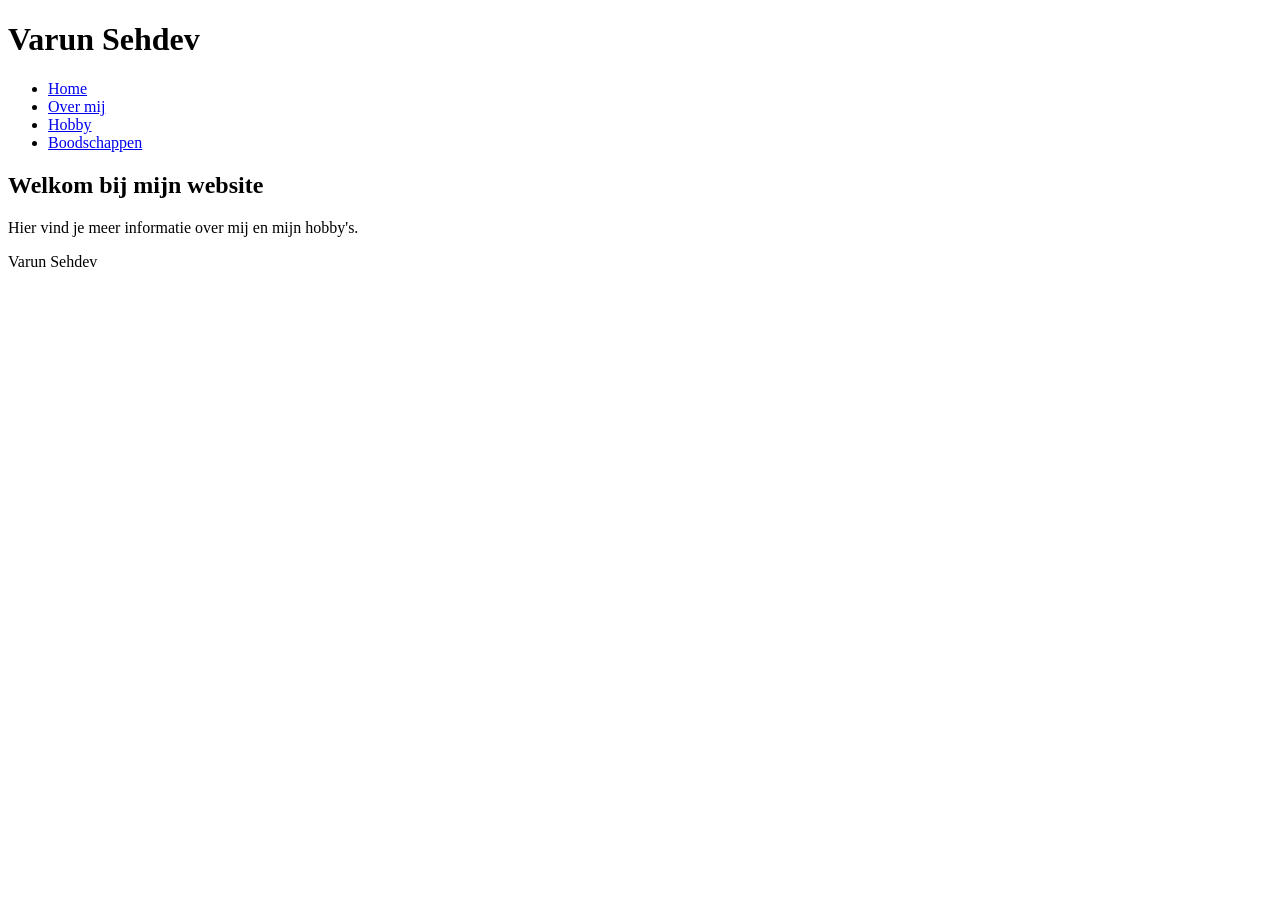
<file: labo-01/index.html>
<!DOCTYPE html>
<html lang="nl">
<head>
    <meta charset="UTF-8">
    <meta name="viewport" content="width=device-width, initial-scale=1.0">
    <title>Home | Varun Sehdev</title>
</head>
<body>
    <header>
        <h1>Varun Sehdev</h1>
        <nav>
            <ul>
                <li><a href="index.html">Home</a></li>
                <li><a href="over-mij.html">Over mij</a></li>
                <li><a href="hobby.html">Hobby</a></li>
                <li><a href="boodschappen.html">Boodschappen</a></li>
            </ul>
        </nav>
    </header>
    <main>
        <h2>Welkom bij mijn website</h2>
        <p>Hier vind je meer informatie over mij en mijn hobby's.</p>
    </main>
    <footer>
        <p>Varun Sehdev</p>
    </footer>
</body>
</html>
</file>
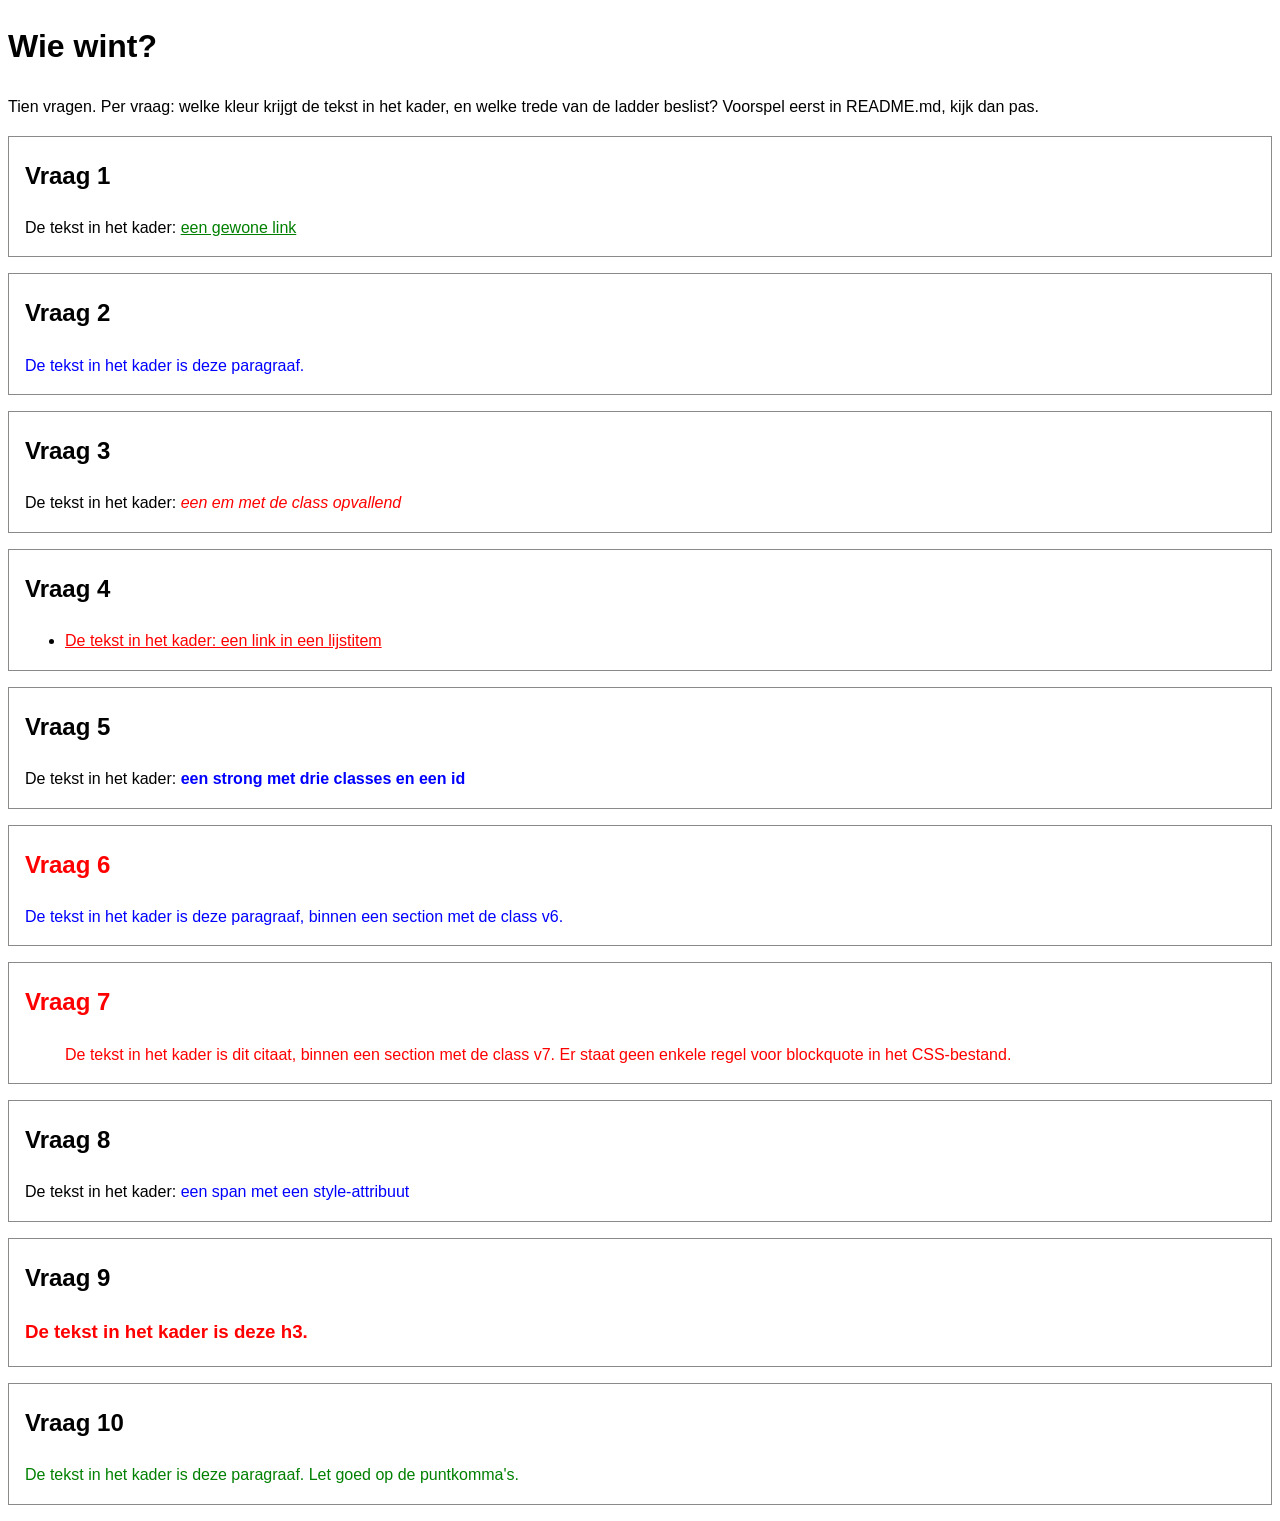
<file: labo-02/cascade/index.html>
<!-- index.html - oefening 3: voorspel, dan kijk. Wijzig dit bestand niet. -->
<!doctype html>
<html lang="nl">
  <head>
    <meta charset="utf-8">
    <meta name="viewport" content="width=device-width, initial-scale=1">
    <title>Wie wint? Tien vragen over de cascade</title>
    <link rel="stylesheet" href="css/stijl.css">
  </head>
  <body>
    <h1>Wie wint?</h1>
    <p>Tien vragen. Per vraag: welke kleur krijgt de tekst in het kader, en welke trede van de ladder beslist? Voorspel eerst in README.md, kijk dan pas.</p>

    <section class="vraag v1">
      <h2>Vraag 1</h2>
      <p>De tekst in het kader: <a href="#">een gewone link</a></p>
    </section>

    <section class="vraag v2">
      <h2>Vraag 2</h2>
      <p class="v2-tekst">De tekst in het kader is deze paragraaf.</p>
    </section>

    <section class="vraag v3">
      <h2>Vraag 3</h2>
      <p>De tekst in het kader: <em class="opvallend">een em met de class opvallend</em></p>
    </section>

    <section class="vraag v4">
      <h2>Vraag 4</h2>
      <ul>
        <li><a href="#">De tekst in het kader: een link in een lijstitem</a></li>
      </ul>
    </section>

    <section class="vraag v5">
      <h2>Vraag 5</h2>
      <p>De tekst in het kader: <strong class="een twee drie" id="v5-tekst">een strong met drie classes en een id</strong></p>
    </section>

    <section class="vraag v6">
      <h2>Vraag 6</h2>
      <p class="v6-tekst">De tekst in het kader is deze paragraaf, binnen een section met de class v6.</p>
    </section>

    <section class="vraag v7">
      <h2>Vraag 7</h2>
      <blockquote>De tekst in het kader is dit citaat, binnen een section met de class v7. Er staat geen enkele regel voor blockquote in het CSS-bestand.</blockquote>
    </section>

    <section class="vraag v8">
      <h2>Vraag 8</h2>
      <p>De tekst in het kader: <span class="v8-tekst" style="color: blue">een span met een style-attribuut</span></p>
    </section>

    <section class="vraag v9">
      <h2>Vraag 9</h2>
      <h3 class="v9-tekst">De tekst in het kader is deze h3.</h3>
    </section>

    <section class="vraag v10">
      <h2>Vraag 10</h2>
      <p class="v10-tekst">De tekst in het kader is deze paragraaf. Let goed op de puntkomma's.</p>
    </section>
  </body>
</html>
</file>
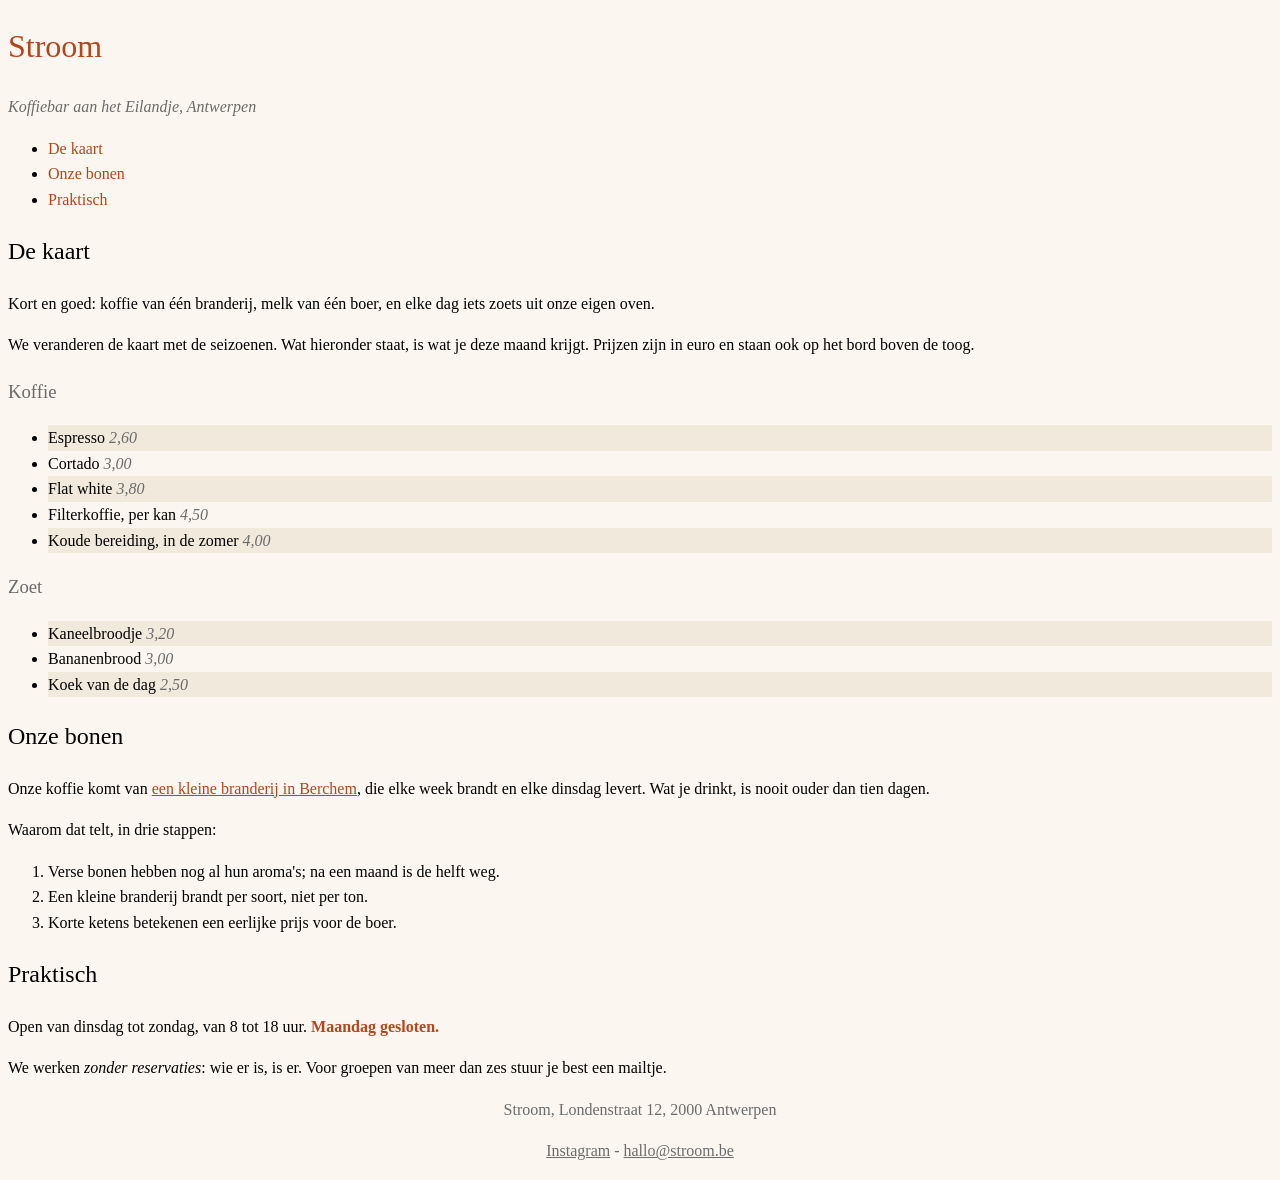
<file: labo-02/nabouw/index.html>
<!-- index.html - nabouw labo 2. Dit bestand mag je NIET wijzigen: geen class erbij, geen element verplaatst, geen style-attribuut. Jij schrijft css/stijl.css. -->
<!--
  Wat het screenshot niet kan tonen (hover en focus):
  - links in de navigatie: accentkleur, vet, geen onderstreping;
    bij hover en focus: inktkleur en onderstreept
  - links in main: accentkleur, onderstreept;
    bij hover en focus: papierkleur op een achtergrond in de accentkleur
  - links in de footer: gedempte kleur; bij hover en focus: accentkleur
-->
<!doctype html>
<html lang="nl">
  <head>
    <meta charset="utf-8">
    <meta name="viewport" content="width=device-width, initial-scale=1">
    <title>Stroom - koffiebar aan het Eilandje</title>
    <link rel="stylesheet" href="css/stijl.css">
  </head>
  <body>
    <header>
      <h1>Stroom</h1>
      <p class="slogan">Koffiebar aan het Eilandje, Antwerpen</p>
      <nav>
        <ul>
          <li><a href="#kaart">De kaart</a></li>
          <li><a href="#bonen">Onze bonen</a></li>
          <li><a href="#praktisch">Praktisch</a></li>
        </ul>
      </nav>
    </header>

    <main>
      <article>
        <h2 id="kaart">De kaart</h2>
        <p class="intro">Kort en goed: koffie van één branderij, melk van één boer, en elke dag iets zoets uit onze eigen oven.</p>
        <p>We veranderen de kaart met de seizoenen. Wat hieronder staat, is wat je deze maand krijgt. Prijzen zijn in euro en staan ook op het bord boven de toog.</p>

        <h3>Koffie</h3>
        <ul class="kaart">
          <li>Espresso <span class="prijs">2,60</span></li>
          <li>Cortado <span class="prijs">3,00</span></li>
          <li>Flat white <span class="prijs">3,80</span></li>
          <li>Filterkoffie, per kan <span class="prijs">4,50</span></li>
          <li>Koude bereiding, in de zomer <span class="prijs">4,00</span></li>
        </ul>

        <h3>Zoet</h3>
        <ul class="kaart">
          <li>Kaneelbroodje <span class="prijs">3,20</span></li>
          <li>Bananenbrood <span class="prijs">3,00</span></li>
          <li>Koek van de dag <span class="prijs">2,50</span></li>
        </ul>

        <h2 id="bonen">Onze bonen</h2>
        <p>Onze koffie komt van <a href="https://www.example.be">een kleine branderij in Berchem</a>, die elke week brandt en elke dinsdag levert. Wat je drinkt, is nooit ouder dan tien dagen.</p>
        <p>Waarom dat telt, in drie stappen:</p>
        <ol>
          <li>Verse bonen hebben nog al hun aroma's; na een maand is de helft weg.</li>
          <li>Een kleine branderij brandt per soort, niet per ton.</li>
          <li>Korte ketens betekenen een eerlijke prijs voor de boer.</li>
        </ol>

        <h2 id="praktisch">Praktisch</h2>
        <p>Open van dinsdag tot zondag, van 8 tot 18 uur. <strong>Maandag gesloten.</strong></p>
        <p>We werken <em>zonder reservaties</em>: wie er is, is er. Voor groepen van meer dan zes stuur je best een mailtje.</p>
      </article>
    </main>

    <footer>
      <p>Stroom, Londenstraat 12, 2000 Antwerpen</p>
      <p><a href="https://www.instagram.com">Instagram</a> - <a href="mailto:hallo@stroom.be">hallo@stroom.be</a></p>
    </footer>
  </body>
</html>
</file>
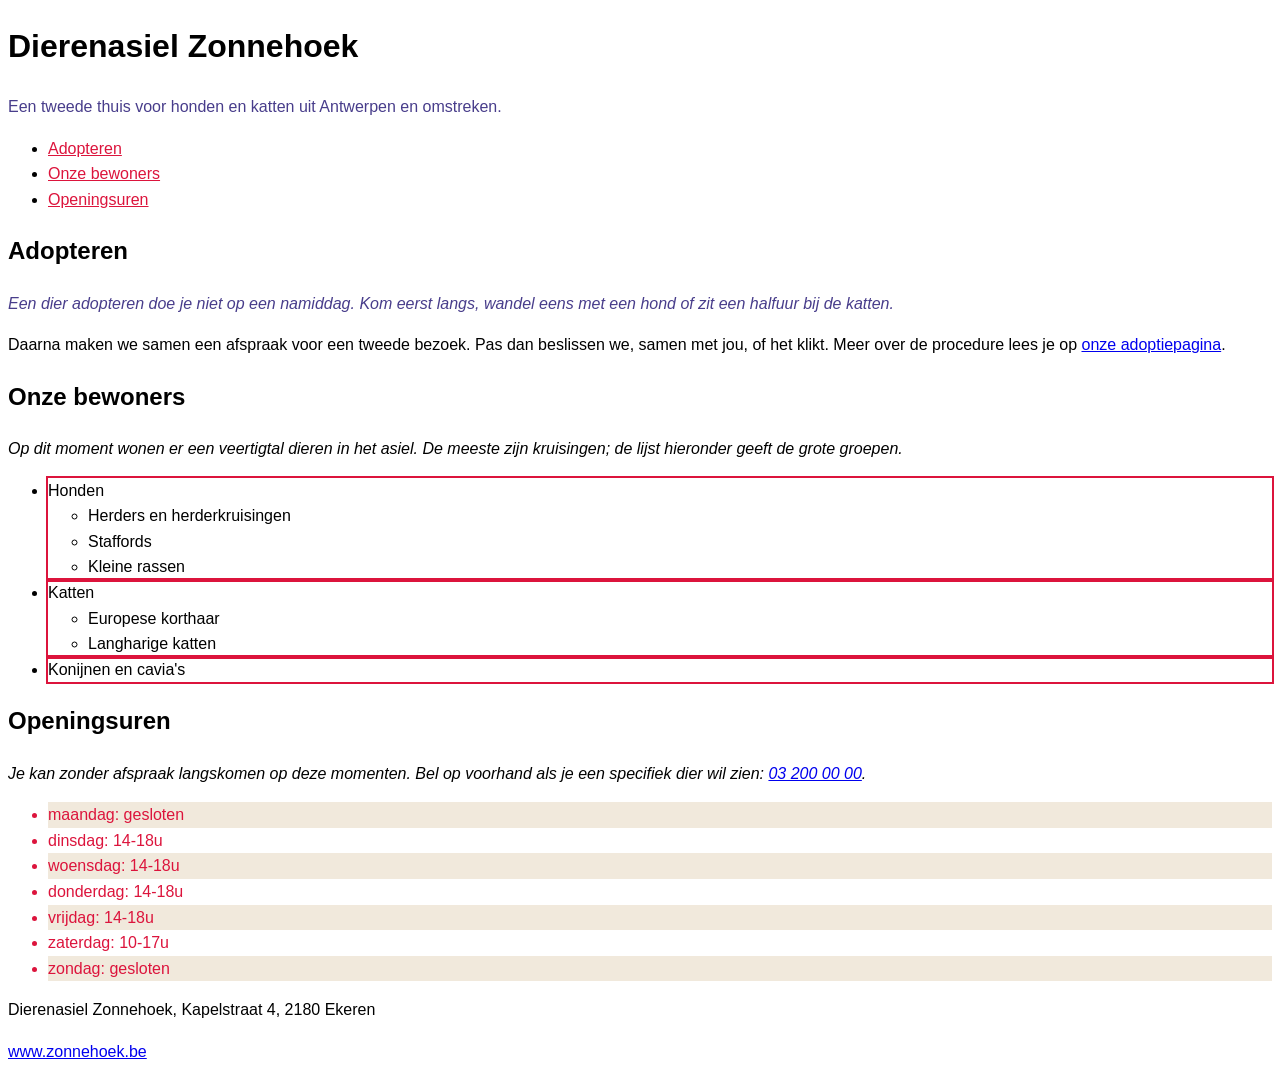
<file: labo-02/selectors/index.html>
<!-- index.html - oefening 2: selectors. Wijzig dit bestand niet; alles wat je nodig hebt, staat erin. -->
<!doctype html>
<html lang="nl">
  <head>
    <meta charset="utf-8">
    <meta name="viewport" content="width=device-width, initial-scale=1">
    <title>Dierenasiel Zonnehoek</title>
    <link rel="stylesheet" href="css/stijl.css">
  </head>
  <body>
    <header>
      <h1>Dierenasiel Zonnehoek</h1>
      <p class="slogan">Een tweede thuis voor honden en katten uit Antwerpen en omstreken.</p>
      <nav>
        <ul>
          <li><a href="#adopteren">Adopteren</a></li>
          <li><a href="#rassen">Onze bewoners</a></li>
          <li><a href="#uren">Openingsuren</a></li>
        </ul>
      </nav>
    </header>

    <main>
      <article>
        <h2 id="adopteren">Adopteren</h2>
        <p class="intro">Een dier adopteren doe je niet op een namiddag. Kom eerst langs, wandel eens met een hond of zit een halfuur bij de katten.</p>
        <p>Daarna maken we samen een afspraak voor een tweede bezoek. Pas dan beslissen we, samen met jou, of het klikt. Meer over de procedure lees je op <a href="https://www.zonnehoek.be/adoptie">onze adoptiepagina</a>.</p>

        <h2 id="rassen">Onze bewoners</h2>
        <p>Op dit moment wonen er een veertigtal dieren in het asiel. De meeste zijn kruisingen; de lijst hieronder geeft de grote groepen.</p>
        <ul class="rassen">
          <li>Honden
            <ul>
              <li>Herders en herderkruisingen</li>
              <li>Staffords</li>
              <li>Kleine rassen</li>
            </ul>
          </li>
          <li>Katten
            <ul>
              <li>Europese korthaar</li>
              <li>Langharige katten</li>
            </ul>
          </li>
          <li>Konijnen en cavia's</li>
        </ul>

        <h2 id="uren">Openingsuren</h2>
        <p>Je kan zonder afspraak langskomen op deze momenten. Bel op voorhand als je een specifiek dier wil zien: <a href="tel:+3232000000">03 200 00 00</a>.</p>
        <ul class="uren">
          <li>maandag: gesloten</li>
          <li>dinsdag: 14-18u</li>
          <li>woensdag: 14-18u</li>
          <li>donderdag: 14-18u</li>
          <li>vrijdag: 14-18u</li>
          <li>zaterdag: 10-17u</li>
          <li>zondag: gesloten</li>
        </ul>
      </article>
    </main>

    <footer>
      <p>Dierenasiel Zonnehoek, Kapelstraat 4, 2180 Ekeren</p>
      <p><a href="https://www.zonnehoek.be">www.zonnehoek.be</a></p>
    </footer>
  </body>
</html>
</file>
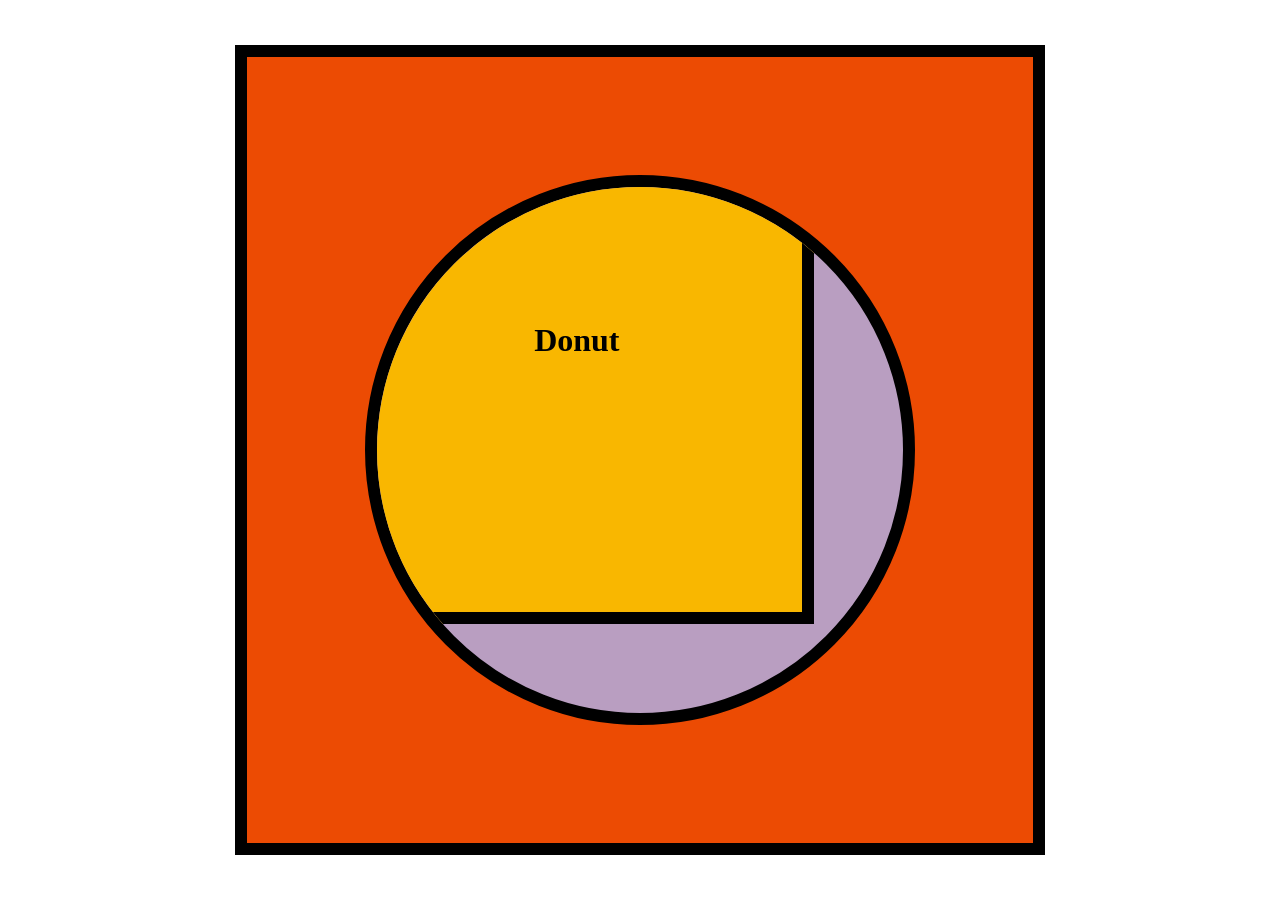
<file: labo-03/donut/index.html>
<!doctype html>
<html lang="en">
<head>
  <meta charset="utf-8">
  <meta name="viewport" content="width=device-width, initial-scale=1">
  <title>Labo 3 - Donut</title>
  <link rel="stylesheet" href="css/reset.css">
  <link rel="stylesheet" href="css/stijl.css">
</head>
<body>
  <!-- Do not change this file. Write your CSS in css/stijl.css. -->
  <main>
    <div>
      <h1>Donut</h1>
    </div>
  </main>
</body>
</html>
</file>
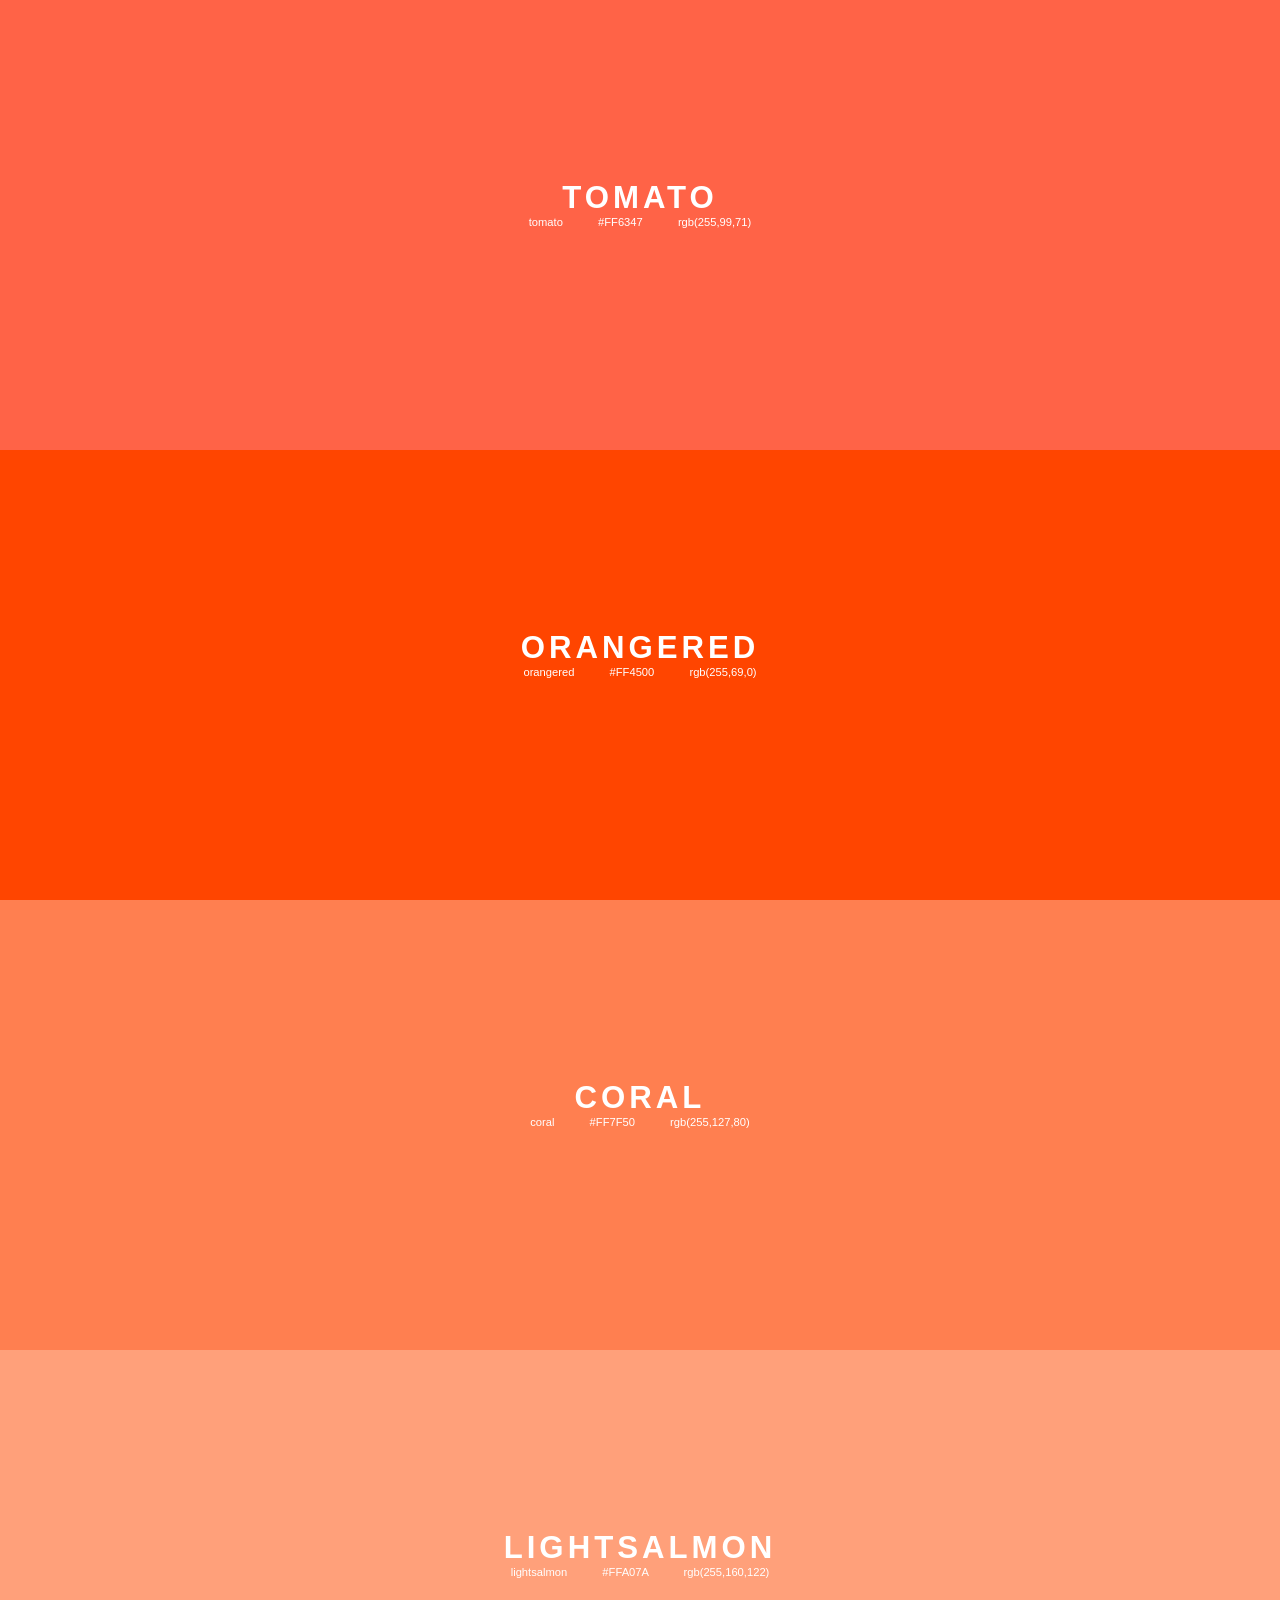
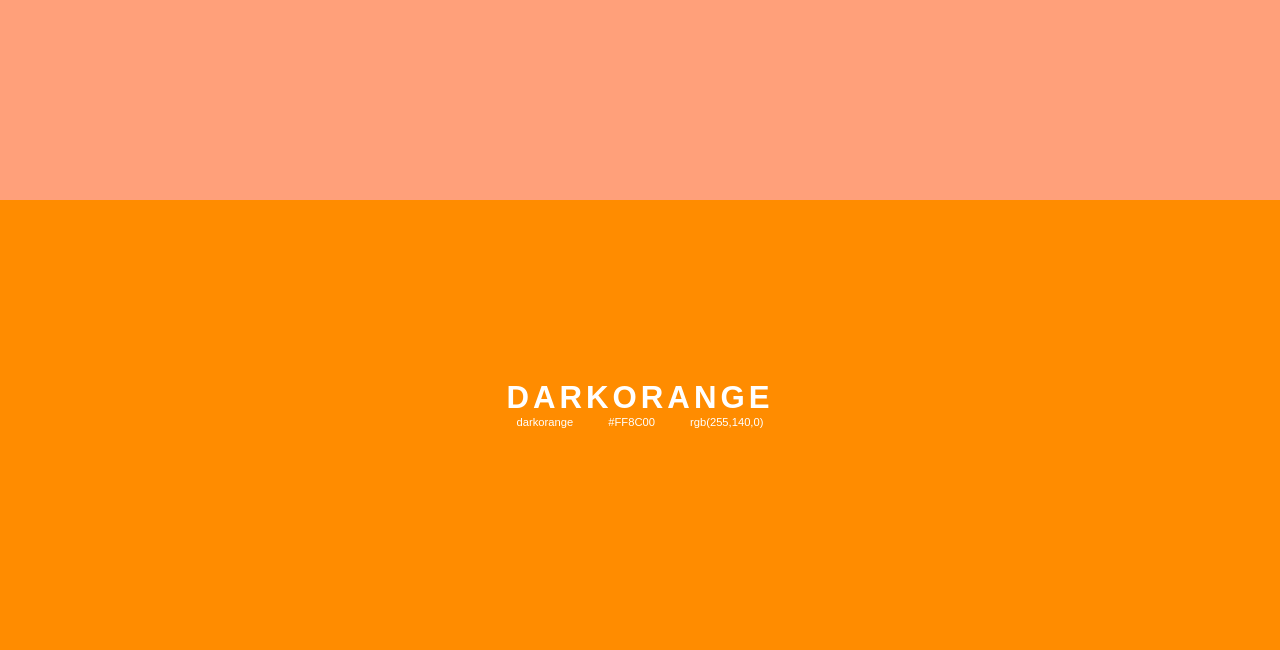
<file: labo-03/kleuren/index.html>
<!doctype html>
<html lang="en">
<head>
  <meta charset="utf-8">
  <meta name="viewport" content="width=device-width, initial-scale=1">
  <title>Labo 3 - Kleurenstalen</title>
  <link rel="stylesheet" href="css/reset.css">
  <link rel="stylesheet" href="css/stijl.css">
</head>
<body>
  <!-- Do not change this file. Write your CSS in css/stijl.css. -->
  <ul>
    <li class="tomato">
      <h2>TOMATO</h2>
      <p class="codes"><span>tomato</span> <span>#FF6347</span> <span>rgb(255,99,71)</span></p>
    </li>
    <li class="orangered">
      <h2>ORANGERED</h2>
      <p class="codes"><span>orangered</span> <span>#FF4500</span> <span>rgb(255,69,0)</span></p>
    </li>
    <li class="coral">
      <h2>CORAL</h2>
      <p class="codes"><span>coral</span> <span>#FF7F50</span> <span>rgb(255,127,80)</span></p>
    </li>
    <li class="lightsalmon">
      <h2>LIGHTSALMON</h2>
      <p class="codes"><span>lightsalmon</span> <span>#FFA07A</span> <span>rgb(255,160,122)</span></p>
    </li>
    <li class="darkorange">
      <h2>DARKORANGE</h2>
      <p class="codes"><span>darkorange</span> <span>#FF8C00</span> <span>rgb(255,140,0)</span></p>
    </li>
  </ul>
</body>
</html>
</file>
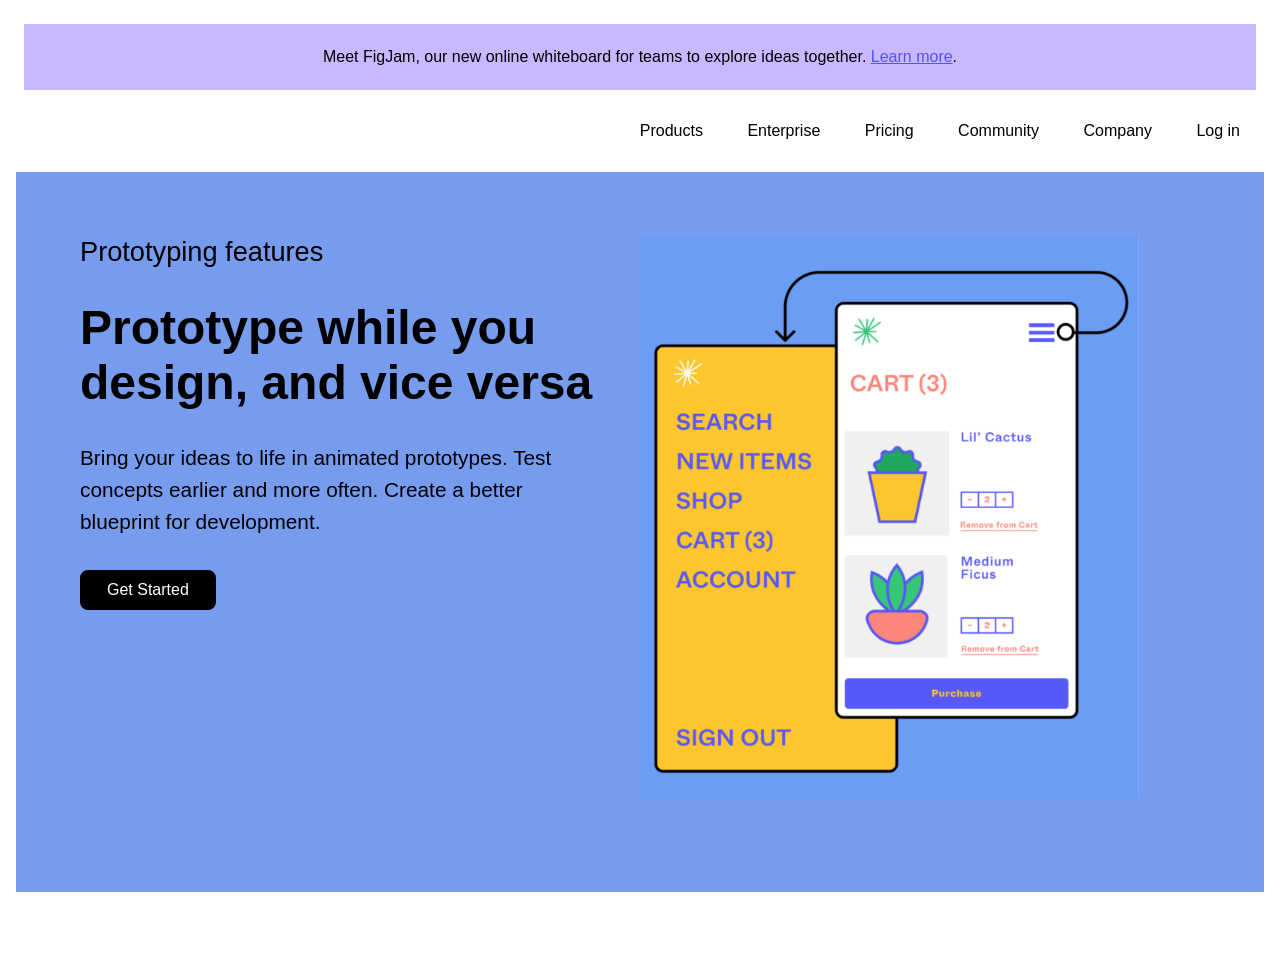
<file: labo-03/landing/index.html>
<!doctype html>
<html lang="en">
<head>
  <meta charset="utf-8">
  <meta name="viewport" content="width=device-width, initial-scale=1">
  <title>Labo 3 - Landingspagina</title>
  <link rel="stylesheet" href="css/reset.css">
  <link rel="stylesheet" href="css/stijl.css">
</head>
<body>
  <!-- Do not change this file. Write your CSS in css/stijl.css.
       Not visible in the screenshot: on :hover and :focus the links in the
       banner and in the navigation get an underline, and the button turns
       dark grey (#333333) instead of black. -->
  <div class="banner">
    <p>Meet FigJam, our new online whiteboard for teams to explore ideas together. <a href="#">Learn more</a>.</p>
  </div>
  <header>
    <nav>
      <ul>
        <li><a href="#">Products</a></li>
        <li><a href="#">Enterprise</a></li>
        <li><a href="#">Pricing</a></li>
        <li><a href="#">Community</a></li>
        <li><a href="#">Company</a></li>
        <li><a href="#">Log in</a></li>
      </ul>
    </nav>
  </header>
  <main>
    <article>
      <p class="bovenkop">Prototyping features</p>
      <h1>Prototype while you design, and vice versa</h1>
      <p>Bring your ideas to life in animated prototypes. Test concepts earlier and more often. Create a better blueprint for development.</p>
      <a href="#" class="knop">Get Started</a>
    </article><!-- no whitespace between these two tags: see syllabus 3.7 --><div class="afbeelding">
      <img src="afbeeldingen/prototype.png" alt="Prototype of a plant shop: a yellow menu panel next to a white cart screen">
    </div>
  </main>
</body>
</html>
</file>
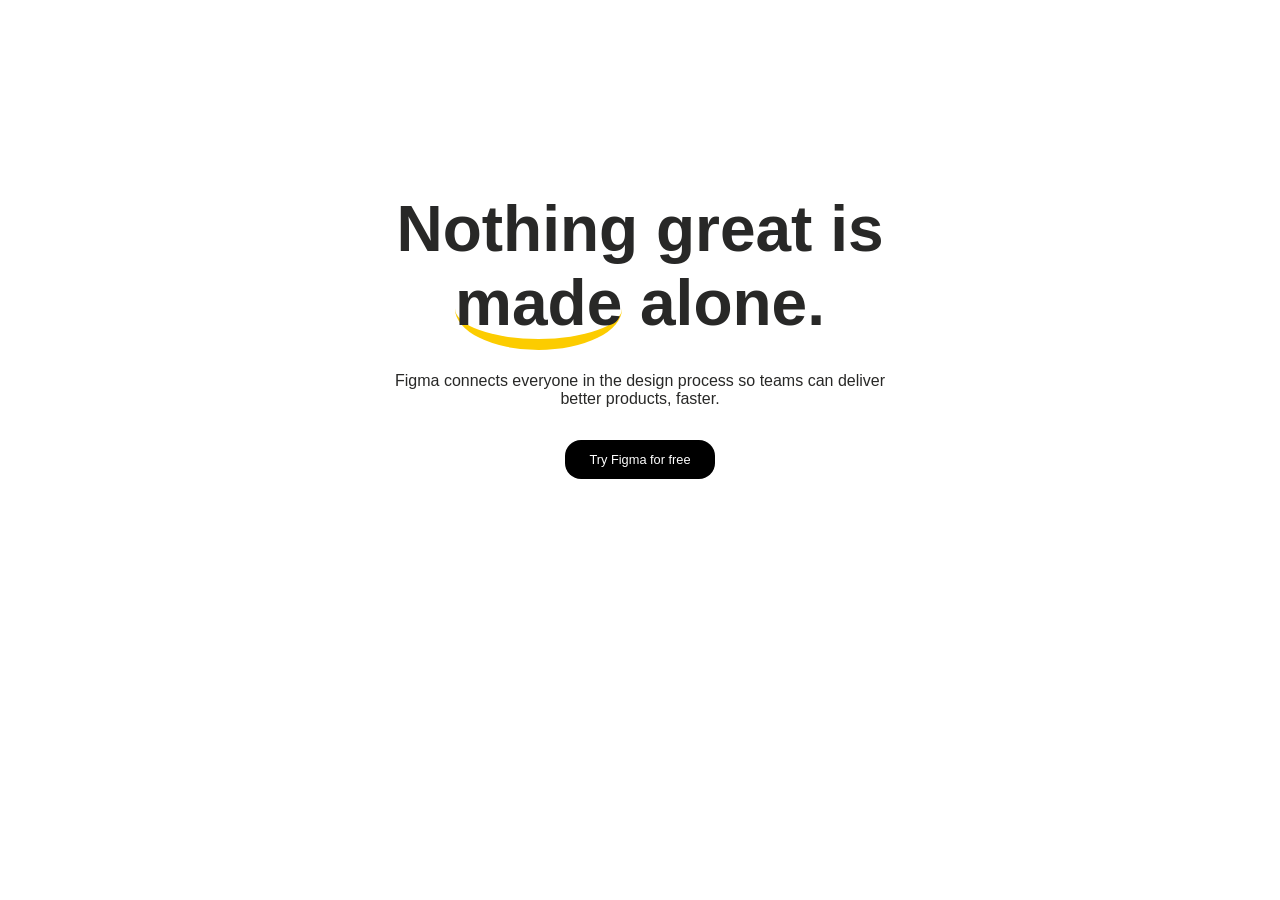
<file: labo-03/slogan/index.html>
<!doctype html>
<html lang="en">
<head>
  <meta charset="utf-8">
  <meta name="viewport" content="width=device-width, initial-scale=1">
  <title>Labo 3 - Slogan</title>
  <link rel="stylesheet" href="css/reset.css">
  <link rel="stylesheet" href="css/stijl.css">
</head>
<body>
  <!-- Do not change this file. Write your CSS in css/stijl.css.
       Not visible in the screenshot: on :hover and :focus the button turns
       dark grey (#333333) instead of black. -->
  <h2>Nothing great is <span>made</span> alone.</h2>
  <p>Figma connects everyone in the design process so teams can deliver better products, faster.</p>
  <a href="https://www.figma.com">Try Figma for free</a>
</body>
</html>
</file>
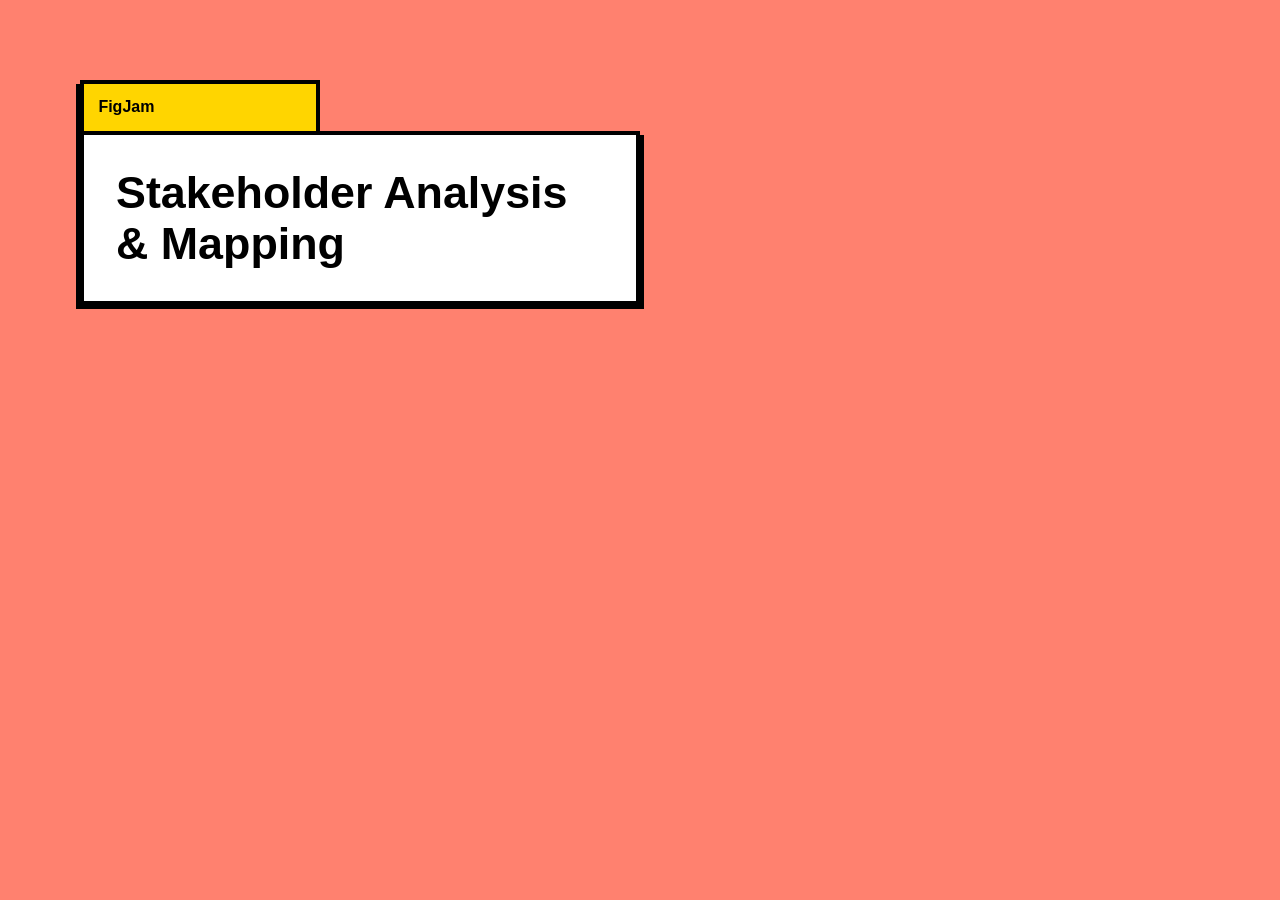
<file: labo-03/tabblad/index.html>
<!doctype html>
<html lang="en">
<head>
  <meta charset="utf-8">
  <meta name="viewport" content="width=device-width, initial-scale=1">
  <title>Labo 3 - Tabblad</title>
  <link rel="stylesheet" href="css/reset.css">
  <link rel="stylesheet" href="css/stijl.css">
</head>
<body>
  <!-- Do not change this file. Write your CSS in css/stijl.css. -->
  <h1>FigJam</h1>
  <h2>Stakeholder Analysis & Mapping</h2>
</body>
</html>
</file>
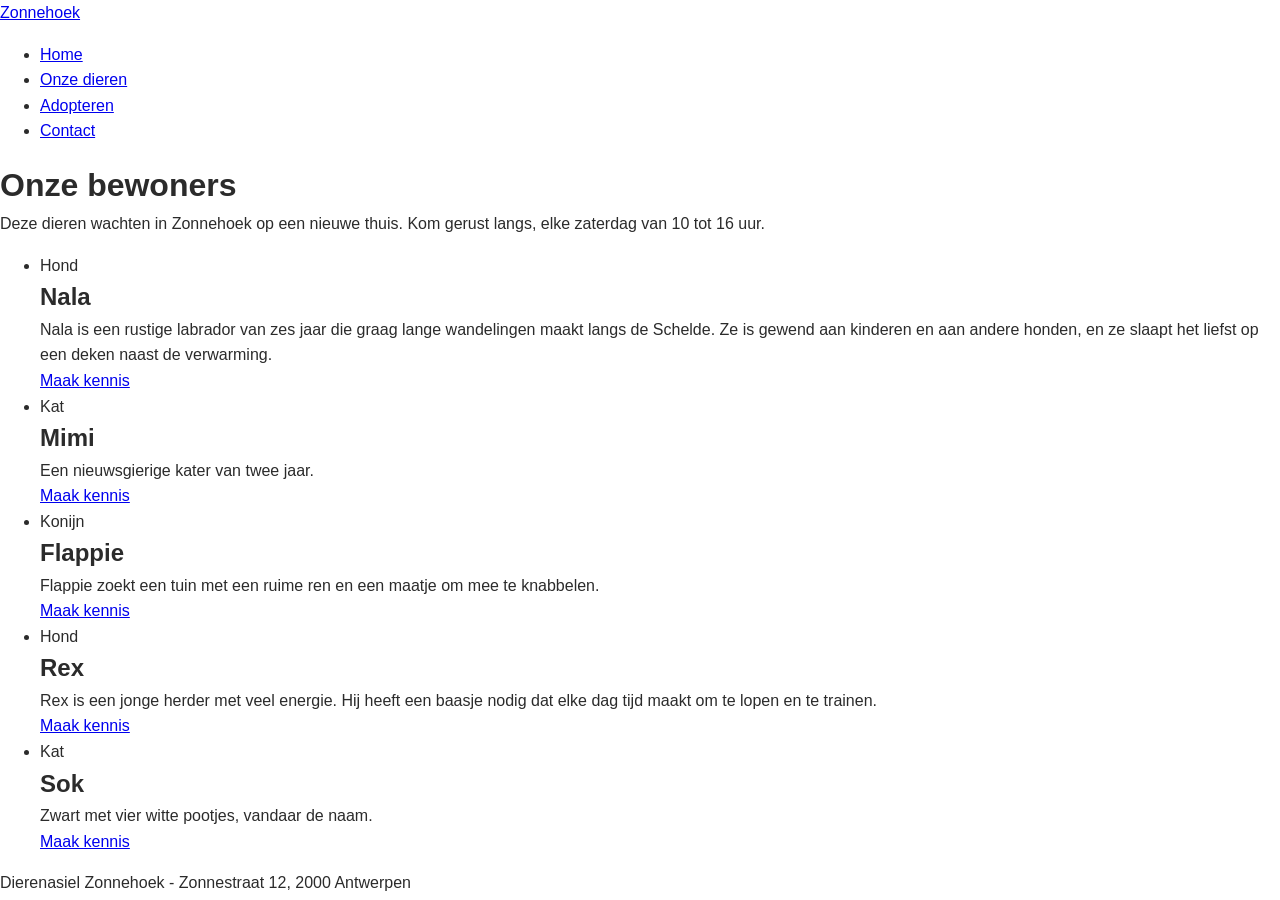
<file: labo-04/dierenasiel/index.html>
<!doctype html>
<html lang="nl">
<head>
  <meta charset="utf-8">
  <meta name="viewport" content="width=device-width, initial-scale=1">
  <title>Labo 4 - Dierenasiel Zonnehoek</title>
  <link rel="stylesheet" href="css/reset.css">
  <link rel="stylesheet" href="css/stijl.css">
</head>
<body>
  <!-- Do not change this file. Write your CSS in css/stijl.css.
       Not visible in the screenshot: on :hover and :focus the links in the
       navigation get an underline, and a button turns dark (#2b2b2b). -->
  <header>
    <a class="logo" href="index.html">Zonnehoek</a>
    <nav>
      <ul>
        <li><a href="index.html">Home</a></li>
        <li><a href="dieren.html" class="actief">Onze dieren</a></li>
        <li><a href="adopteren.html">Adopteren</a></li>
        <li><a href="contact.html">Contact</a></li>
      </ul>
    </nav>
  </header>
  <main>
    <h1>Onze bewoners</h1>
    <p class="intro">Deze dieren wachten in Zonnehoek op een nieuwe thuis. Kom gerust langs, elke zaterdag van 10 tot 16 uur.</p>
    <ul class="kaarten">
      <li class="kaart uitgelicht">
        <p class="soort">Hond</p>
        <h2>Nala</h2>
        <p class="beschrijving">Nala is een rustige labrador van zes jaar die graag lange wandelingen maakt langs de Schelde. Ze is gewend aan kinderen en aan andere honden, en ze slaapt het liefst op een deken naast de verwarming.</p>
        <a class="knop" href="#">Maak kennis</a>
      </li>
      <li class="kaart">
        <p class="soort">Kat</p>
        <h2>Mimi</h2>
        <p class="beschrijving">Een nieuwsgierige kater van twee jaar.</p>
        <a class="knop" href="#">Maak kennis</a>
      </li>
      <li class="kaart">
        <p class="soort">Konijn</p>
        <h2>Flappie</h2>
        <p class="beschrijving">Flappie zoekt een tuin met een ruime ren en een maatje om mee te knabbelen.</p>
        <a class="knop" href="#">Maak kennis</a>
      </li>
      <li class="kaart">
        <p class="soort">Hond</p>
        <h2>Rex</h2>
        <p class="beschrijving">Rex is een jonge herder met veel energie. Hij heeft een baasje nodig dat elke dag tijd maakt om te lopen en te trainen.</p>
        <a class="knop" href="#">Maak kennis</a>
      </li>
      <li class="kaart">
        <p class="soort">Kat</p>
        <h2>Sok</h2>
        <p class="beschrijving">Zwart met vier witte pootjes, vandaar de naam.</p>
        <a class="knop" href="#">Maak kennis</a>
      </li>
    </ul>
  </main>
  <footer>
    <p>Dierenasiel Zonnehoek - Zonnestraat 12, 2000 Antwerpen</p>
  </footer>
</body>
</html>
</file>
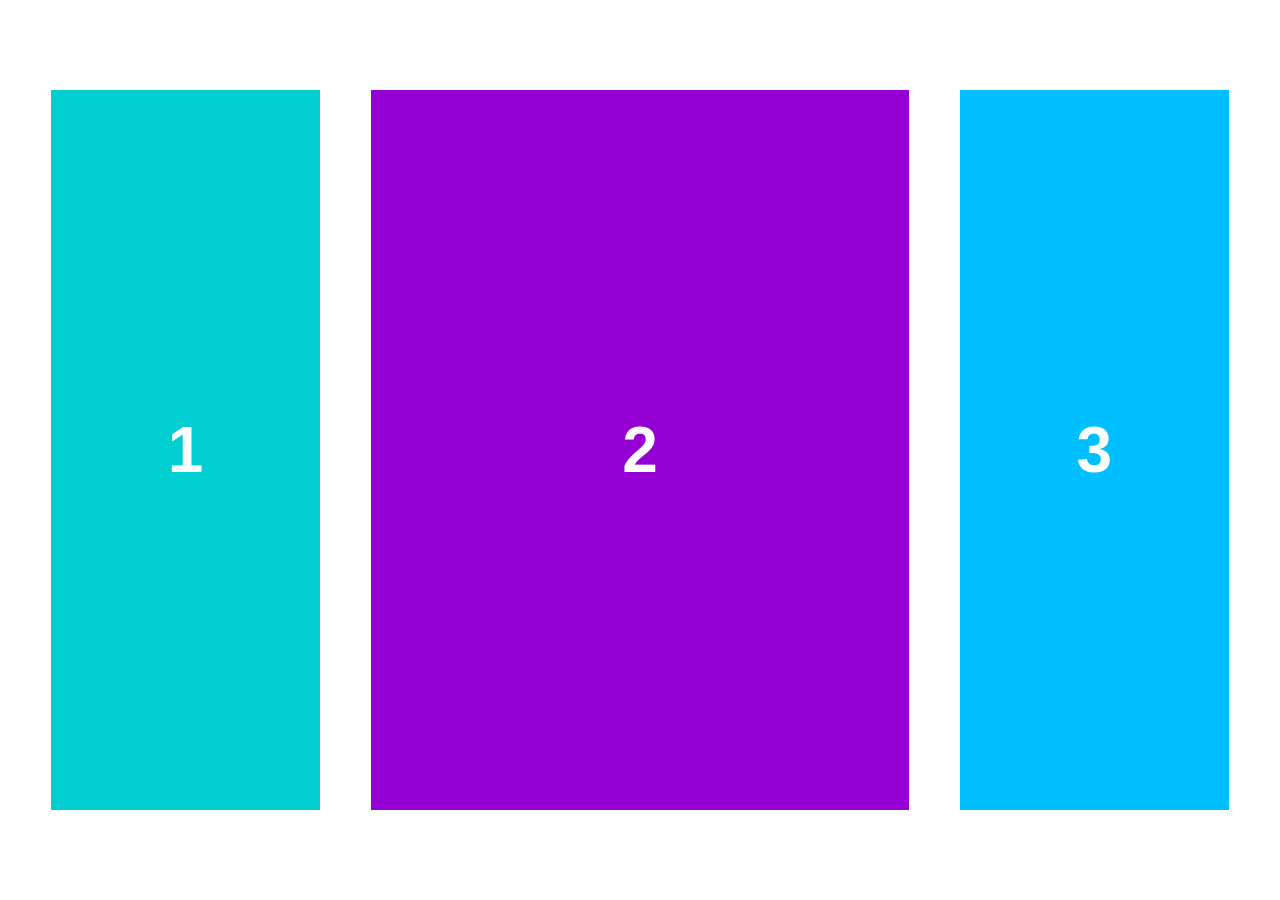
<file: labo-04/kolommen/index.html>
<!doctype html>
<html lang="nl">
<head>
  <meta charset="utf-8">
  <meta name="viewport" content="width=device-width, initial-scale=1">
  <title>Labo 4 - Drie kolommen</title>
  <link rel="stylesheet" href="css/reset.css">
  <link rel="stylesheet" href="css/stijl.css">
</head>
<body>
  <!-- Do not change this file. Write your CSS in css/stijl.css. -->
  <main>
    <div>1</div>
    <div>2</div>
    <div>3</div>
  </main>
</body>
</html>
</file>
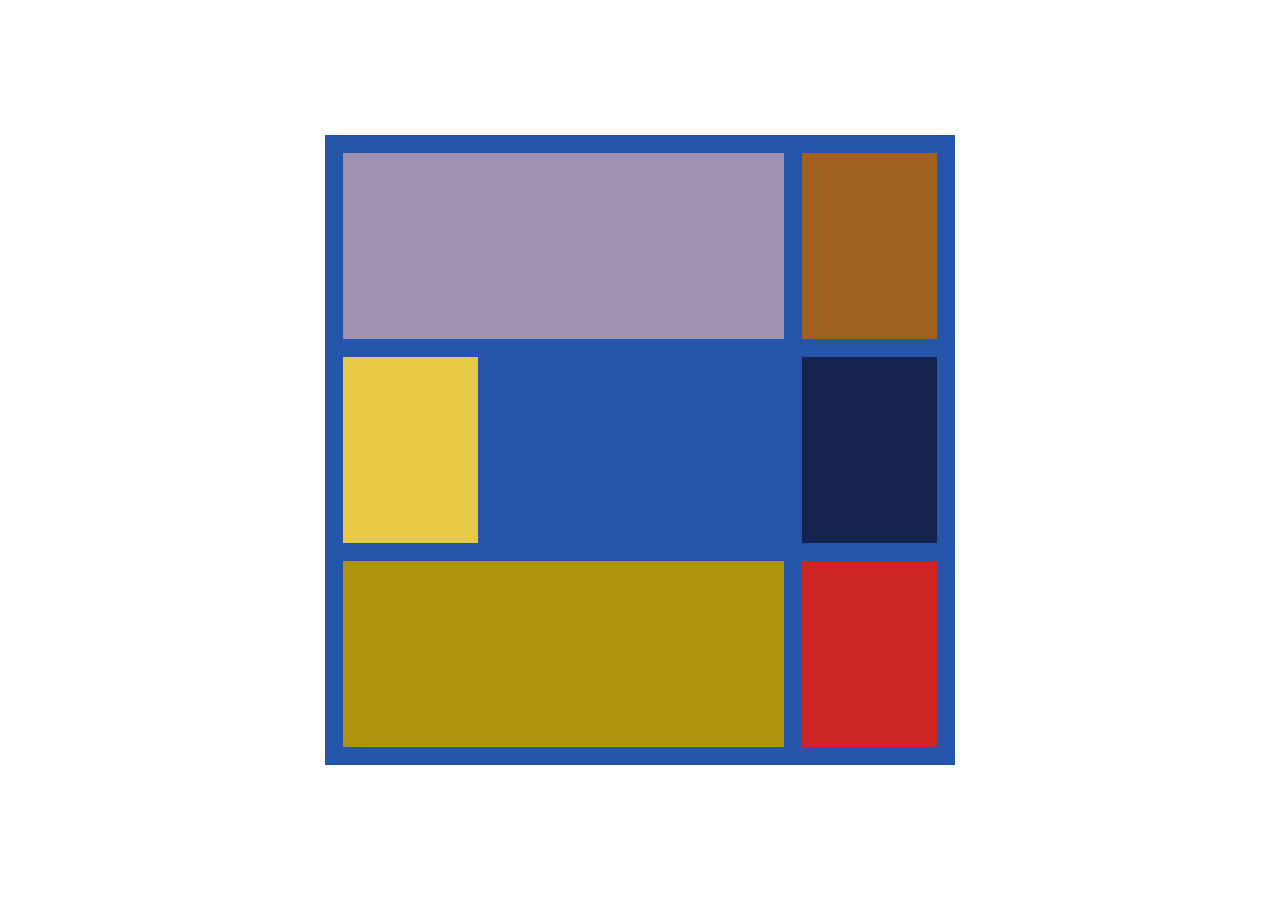
<file: labo-04/mondriaan/index.html>
<!doctype html>
<html lang="nl">
<head>
  <meta charset="utf-8">
  <meta name="viewport" content="width=device-width, initial-scale=1">
  <title>Labo 4 - Mondriaan</title>
  <link rel="stylesheet" href="css/reset.css">
  <link rel="stylesheet" href="css/stijl.css">
</head>
<body>
  <!-- Do not change this file. Write your CSS in css/stijl.css. -->
  <main class="schilderij">
    <div class="lila"></div>
    <div class="bruin"></div>
    <div class="geel"></div>
    <div class="marine"></div>
    <div class="olijf"></div>
    <div class="rood"></div>
  </main>
</body>
</html>
</file>
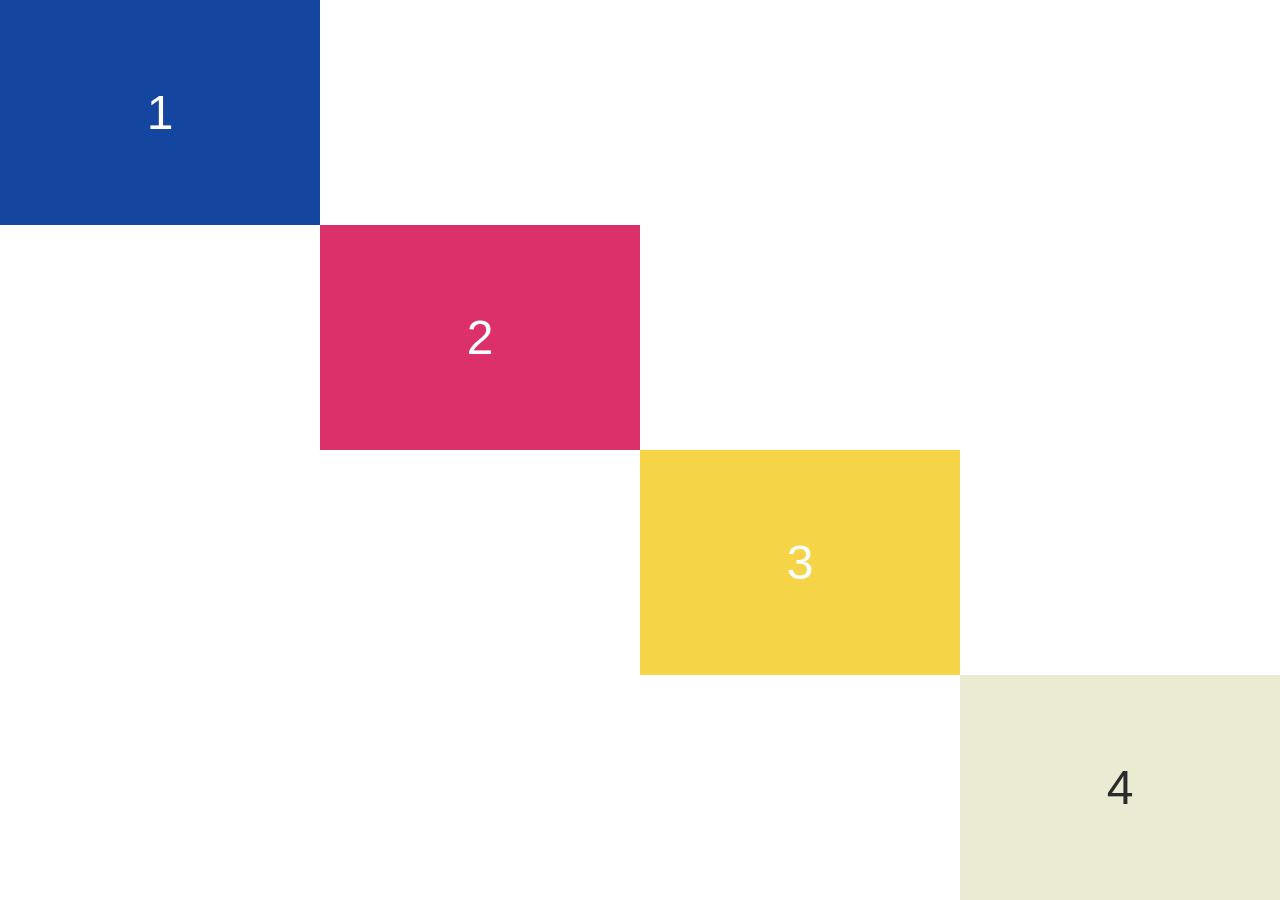
<file: labo-04/trap/index.html>
<!doctype html>
<html lang="nl">
<head>
  <meta charset="utf-8">
  <meta name="viewport" content="width=device-width, initial-scale=1">
  <title>Labo 4 - Trap</title>
  <link rel="stylesheet" href="css/reset.css">
  <link rel="stylesheet" href="css/stijl.css">
</head>
<body>
  <!-- Do not change this file. Write your CSS in css/stijl.css. -->
  <main class="trap">
    <div class="trede">1</div>
    <div class="trede">2</div>
    <div class="trede">3</div>
    <div class="trede">4</div>
  </main>
</body>
</html>
</file>
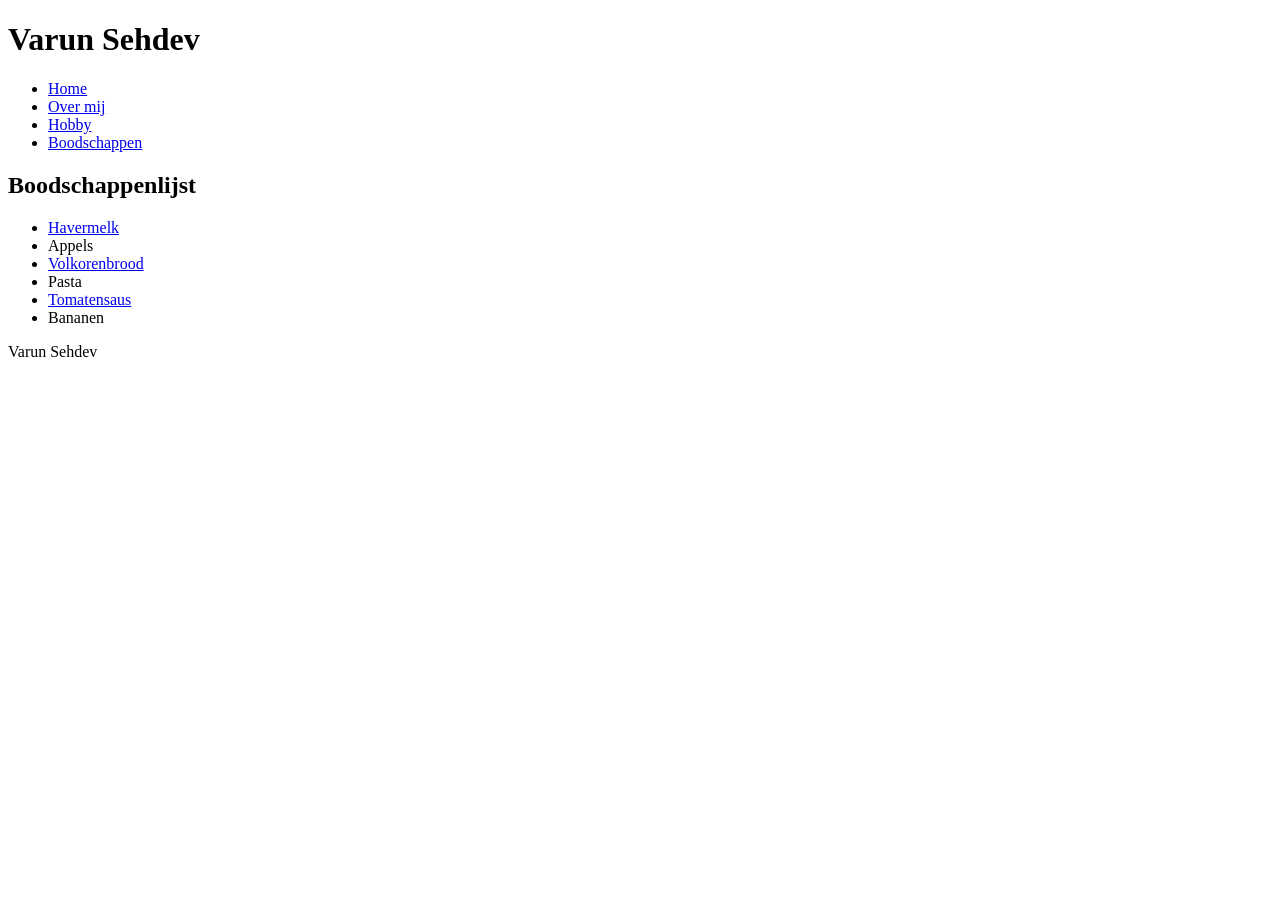
<file: labo-01/boodschappen.html>
<!DOCTYPE html>
<html lang="nl">
<head>
    <meta charset="UTF-8">
    <meta name="viewport" content="width=device-width, initial-scale=1.0">
    <title>Boodschappen | Varun Sehdev</title>
</head>
<body>
    <header>
        <h1>Varun Sehdev</h1>
        <nav>
            <ul>
                <li><a href="index.html">Home</a></li>
                <li><a href="over-mij.html">Over mij</a></li>
                <li><a href="hobby.html">Hobby</a></li>
                <li><a href="boodschappen.html">Boodschappen</a></li>
            </ul>
        </nav>
    </header>
    <main>
        <h2>Boodschappenlijst</h2>
        <ul>
            <li><a href="https://www.ah.nl/zoeken?query=havermelk">Havermelk</a></li>
            <li>Appels</li>
            <li><a href="https://www.ah.nl/zoeken?query=volkorenbrood">Volkorenbrood</a></li>
            <li>Pasta</li>
            <li><a href="https://www.ah.nl/zoeken?query=tomatensaus">Tomatensaus</a></li>
            <li>Bananen</li>
        </ul>
    </main>
    <footer>
        <p>Varun Sehdev</p>
    </footer>
</body>
</html>
</file>
<file: labo-02/cascade/css/stijl.css>
/* stijl.css - oefening 3: voorspel, dan kijk. Wijzig dit bestand niet. */

/* Opmaak van de pagina zelf; doet niet mee in de vragen. */
body {
  font-family: Verdana, sans-serif;
  line-height: 1.6;
}

.vraag {
  border: 1px solid #8a8a89;
  padding: 0 1rem;
  margin-bottom: 1rem;
}

/* ---- vraag 1 ---- */
a {
  color: green;
}

/* ---- vraag 2 ---- */
.v2-tekst {
  color: red;
}

.v2-tekst {
  color: blue;
}

/* ---- vraag 3 ---- */
.opvallend {
  color: red;
}

em {
  color: blue;
}

/* ---- vraag 4 ---- */
.v4 > a {
  color: green;
}

.v4 a {
  color: red;
}

/* ---- vraag 5 ---- */
.een.twee.drie {
  color: red;
}

#v5-tekst {
  color: blue;
}

/* ---- vraag 6 ---- */
.v6 {
  color: red;
}

.v6-tekst {
  color: blue;
}

/* ---- vraag 7 ---- */
.v7 {
  color: red;
}

/* ---- vraag 8 ---- */
.v8-tekst {
  color: red;
}

/* ---- vraag 9 ---- */
h3 {
  color: red !important;
}

.v9-tekst {
  color: blue;
}

/* ---- vraag 10 ---- */
.v10-tekst {
  color: green;
  font-size: 1.5rem
  color: blue;
}
</file>
<file: labo-02/nabouw/css/stijl.css>
body {
font-family: Verdana;
line-height: 1.6;
size: 16px;
background-color: #fbf7f0;
}

h1, h2, h3 {
font-family: Georgia;
font-weight: 500;
}

header h1, header a {
color: #b5451b;
}

.slogan{
    color: #6b6b6b;
    font-style: italic;
}

header a {
    text-decoration: none;
}

.kaart li:nth-child(odd) {
    background-color: #f1e9dc;
}

h3 {
    color: #6b6b6b;
}

a {
    color: #b5451b;
}

strong {
    color: #b5451b
}

.prijs {
color: #6b6b6b;
font-style: italic;
}

footer {
    color:#6b6b6b ;
    text-align: center;
}
footer a {
    color: #6b6b6b;
}
</file>
<file: labo-02/selectors/css/stijl.css>
/* stijl.css - oefening 2: selectors schrijven en lezen */

/* Schrijf onder elke opdracht de regel met de selector die precies die
   elementen raakt. Gebruik de declaratie die erbij staat, zodat je in de
   browser meteen ziet wat je raakte. Voeg niets toe aan index.html. */

body {
  font-family: Verdana, sans-serif;
  line-height: 1.6;
}

/* 1. alle links in de navigatie -> color: crimson; */
nav a {
      color: crimson;
}

/* 2. alleen de paragrafen in de footer -> font-size: 0.875rem; */
p footer{
      font-size: 0.875rem;
}


/* 3. alleen de lijstitems van het BUITENSTE niveau in de lijst met de class
      rassen (dus niet de items van de binnenlijsten) -> outline: 2px solid crimson;
      (outline tekent een kader rond precies het element dat je raakte; de
      property zelf komt in hoofdstuk 3) */

.rassen > li{
      outline: 2px solid crimson;
}

/* 4. de paragraaf die onmiddellijk na elke h2 komt -> font-style: italic; */

h2 + p {
      font-style: italic;
}

/* 5. elk oneven item in de lijst met openingsuren -> background-color: #f1e9dc; */
.uren li:nth-child(odd){
      background-color: #f1e9dc;
}

/* 6. het laatste item in de lijst met openingsuren -> color: crimson; */
.uren:last-child{
     color: crimson; 
}

/* 7. de slogan en de intro tegelijk, in één regel -> color: darkslateblue; */
.slogan, .intro{
color: darkslateblue;
}

/* 8. elke link in main wanneer de muis erover gaat OF wanneer ze focus heeft
      -> background-color: yellow; */
a:hover , a:focus{
      background-color: yellow;
}


/* ---- Lezen: welke elementen raken deze vijf selectors? Schrijf het antwoord
   in één zin per selector in README.md. Verander hier niets. ---- */

/* a. header nav ul li a */
/* b. article > p */
/* c. .uren li:nth-child(3) */
/* d. h2 ~ p */
/* e. .rassen li:first-child */
</file>
<file: labo-03/donut/css/stijl.css>
/* stijl.css - labo 3, donut (reset.css is linked before this file) */

/* === tokens === */
:root {
        font-family: Georgia, 'Times New Roman', Times, serif;

}

/* === your rules === */
main{
    width: 90vh;
    height: 90vh;
    border: solid black 0.75rem;
    margin: 5vh auto;
    background-color: #ec4b03;
}
div{
    width: 70%;
    height: 70%;
    border: solid black 0.75rem;
    border-radius: 50%;
    margin: 15% 15%;
    background-color:#b99ec1 ;
    overflow: hidden;
    
}
h1{
    text-align: center;
    
    width: 90%;
    height: 90%;
    border: solid black 0.75rem;
    margin: -7%;
    background-color: #f9b700;
    padding-top: 10rem;
}
</file>
<file: labo-03/kleuren/css/stijl.css>
/* stijl.css - labo 3, kleuren (reset.css is linked before this file) */

/* === tokens === */
:root {
font-family: Arial, Helvetica, sans-serif;
letter-spacing: 0.25rem;
}

/* === your rules === */
ul li{
     font-size: 1.3rem;
     height: 50vh;
     padding-top: 20vh;
     text-align: center;
     color: white;
}
ul{
    list-style: none;
    padding-left: 0;
    margin: 0;
}

.tomato{
    background-color: tomato;
    
}

.orangered{
    background-color: orangered;
    
}


.coral{
    background-color: coral;
    

}
.lightsalmon{
    background-color: lightsalmon;
    
}


.darkorange{
    background-color: darkorange;
    
}
.codes{
    word-spacing: 2rem;
    font-size: 0.7rem;
    letter-spacing: 0;
}
</file>
<file: labo-03/landing/css/stijl.css>
/* stijl.css - labo 3, landing (reset.css is linked before this file) */

/* === tokens === */
:root {
    font-family: Arial, Helvetica, sans-serif;
}

.banner {
    background-color: #c8b8ff;
    text-align: center;
    padding-top: 1.5rem;
    padding-bottom: 1.5rem;
    margin: 1.5rem 1.5rem 0 1.5rem;
}

.banner a {
    color: #5551ff;
}

header {
    text-align: right;
    padding: 1rem;
}

li a {
    text-decoration: none;
    color: black;
}

li {
    display: inline-block;
    padding-left: 1rem;
    padding-right: 1.5rem;
}

main {
    min-height: 80vh;
    background-color: #779cee;
    margin: 0 1rem 5rem 1rem;
}

article {
    width: 50%;
    padding-top: 4rem;
    padding-left: 4rem;
    display: inline-block;
    vertical-align: top;
}

.bovenkop {
    padding-bottom: 2rem;
    font-size: 1.7rem;
}

h1 + p {
    max-width: 30rem;
    font-size: 1.3rem;
    line-height: 2rem;
}

p + h1 {
    max-width: 40rem;
    padding-bottom: 2rem;
    font-size: 3rem;
}

article a {
    border: solid black;
    text-decoration: none;
    color: white;
    background-color: black;
    border-radius: 0.5rem;
    padding: 0.5rem 1.5rem;
    margin-top: 2rem;
    display: inline-block;
}

.afbeelding {
    width: 40%;
    padding-top: 4rem;
    display: inline-block;
    vertical-align: top;
}

.afbeelding img {
    width: 100%;
}

.banner a:hover,
.banner a:focus,
nav a:hover,
nav a:focus {
    text-decoration: underline;
}

.knop:hover,
.knop:focus {
    background-color: #333333;
    border-color: #333333;
}
</file>
<file: labo-03/slogan/css/stijl.css>
/* stijl.css - labo 3, slogan (reset.css is linked before this file) */

/* === tokens === */
:root {
    font-family: Arial, Helvetica, sans-serif;
}

/* === your rules === */
body{
    text-align: center;
    padding-top: 12rem;
    margin: 0;

}


h2, p{
    color:#282827;
}


h2{
    font-size: 4rem;
    max-width: 40rem;
    text-align: center;
    margin: 0 auto;
    
}


h2 span{
    border-bottom: 0.7rem solid #fccc00;
    border-radius: 50%;

}
a{
    display: inline-block;
    background-color: black;
    color: white;
    text-decoration: none;
    border-radius: 1rem;
    padding: 0.75rem 1.5rem;
    font-size: 0.8rem;
    
}
p{
max-width: 32rem;
margin: 2rem auto;

}
a:hover, a:focus{
    background-color: #333333;
}
</file>
<file: labo-03/tabblad/css/stijl.css>
/* stijl.css - labo 3, tabblad (reset.css is linked before this file) */

/* === tokens === */
:root {
font-family: Arial, Helvetica, sans-serif;
}

/* === your rules === */

body{
    background-color: #ff816f;
    padding: 5rem;
}


h1{
    background-color: #ffd500;
    width: 15rem;
    border: solid 0.25rem black;
    border-bottom: 0;
    font-size: 1rem;
    padding: 0.9rem;
    box-shadow: -0.25rem 0.25rem black;
    margin: 0;
    
}


h2{
    background-color: white;
    width: 35rem;
    border: solid 0.25rem;
    padding: 2rem 2rem;
    font-size: 2.8rem;
    box-shadow: 0.25rem 0.25rem black,
    -0.25rem 0.25rem black;
    margin: 0;
}
</file>
<file: labo-04/dierenasiel/css/stijl.css>
/* stijl.css - labo 4, dierenasiel (reset.css is linked before this file) */

/* === tokens === */
:root {
    font-family: Verdana, Geneva, Tahoma, sans-serif;
    line-height: 1.6;
    color: #2b2b2b;
}

/* === your rules === */
</file>
<file: labo-04/kolommen/css/stijl.css>
/* stijl.css - labo 4, kolommen (reset.css is linked before this file) */

/* === tokens === */
:root {

}

/* === your rules === */

main{
    display: flex;
    flex-direction: row;
    gap: 4vw;
    margin: 10vh 4vw;
    font-size: 4rem;
    font-family: Arial, Helvetica, sans-serif;
    color: white;
    font-weight: bold;
    height: 80vh;

}
div:nth-child(1){
    display: flex;
    background-color: darkturquoise;
    flex: 1;
    justify-content: center;
    align-items: center;
    
}
div:nth-child(2) {
    display: flex;
    background-color: darkviolet;
    flex: 2;
    justify-content: center;
    align-items: center;
}
div:nth-child(3){
    display: flex;
    background-color: deepskyblue;
    flex: 1;
    justify-content: center;
    align-items: center;
}
</file>
<file: labo-04/mondriaan/css/stijl.css>
/* stijl.css - labo 4, mondriaan (reset.css is linked before this file) */

/* === tokens === */
:root {

}

/* === your rules === */
.schilderij{
    display: grid;
    width:  70vh;
    height: 70vh;
    margin: 15vh auto;
    grid-template-columns: repeat(4, 1fr);
    grid-template-rows: repeat(3, 1fr);
    gap: 2vh;
    padding: 2vh;

    background-color: #2554ab;
}
.lila{
background-color: #a090af;
grid-column: 1/4;
}


.bruin{
    background-color: #a16122;
}


.geel{
    background-color: #e7c948;
    
}

.marine{
    background-color: #13234e;
    grid-column: 4/4;
}

.olijf{
    background-color: #ae9310;
    grid-column: 1/4;
}

.rood{
    background-color:  #cd2424;
}
</file>
<file: labo-04/trap/css/stijl.css>
/* stijl.css - labo 4, trap (reset.css is linked before this file) */

/* === tokens === */
:root {

}

/* === your rules === */

.trap{
    display: grid;
    grid-template-columns: repeat(4,1fr);
    grid-template-rows: repeat(4,1fr) ;
    height: 100vh;

}


.trede{
    display: grid;
    place-items: center;
    font-size: 3rem;
    font-family: Arial, Helvetica, sans-serif;
    color: white;
}


.trede:nth-child(1){
    background-color: #1446a0;

}


.trede:nth-child(2){
    background-color: #db3069;
    grid-row: 2/3;
    grid-column: 2/3;
}


.trede:nth-child(3){
    background-color: #f5d547;
    grid-row: 3/4;
    grid-column: 3/4;
}


.trede:nth-child(4){
    background-color: #ebebd3;
    color: #2b2b2b;
    grid-row: 4/5;
    grid-column: 4/5;
}
</file>
